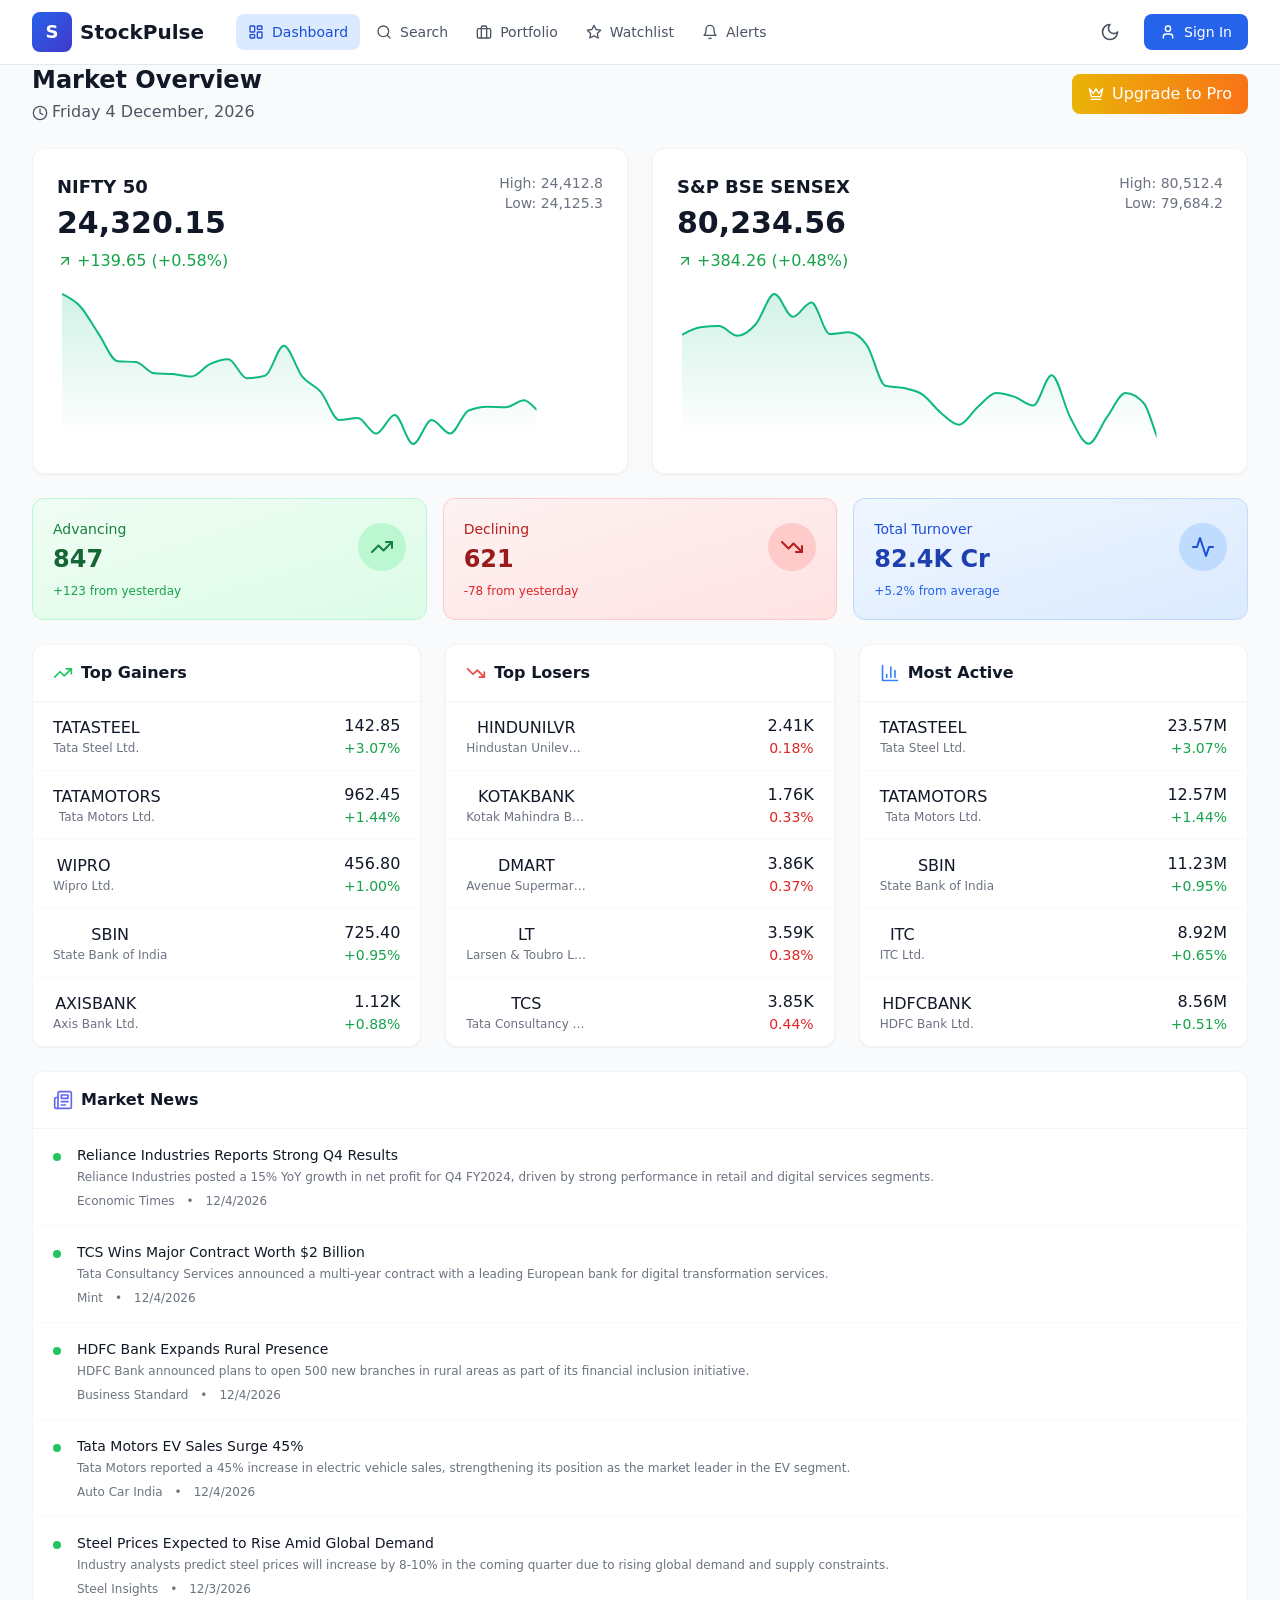
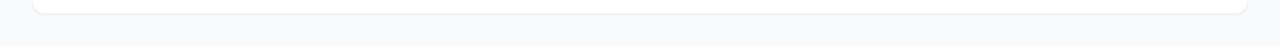
<file: index.html>
<!doctype html>
<html lang="en">
  <head>
    <meta charset="UTF-8" />
    <link rel="icon" type="image/svg+xml" href="/vite.svg" />
    <meta name="viewport" content="width=device-width, initial-scale=1.0" />
    <title>AI-Powered Market Intelligence</title>
    <meta property="og:image" content="https://bolt.new/static/og_default.png" />
    <meta name="twitter:card" content="summary_large_image" />
    <meta name="twitter:image" content="https://bolt.new/static/og_default.png" />
    <script type="module" crossorigin src="./assets/index-CZRjpA1_.js"></script>
    <link rel="stylesheet" crossorigin href="./assets/index-DbKYO81t.css">
  </head>
  <body>
    <div id="root"></div>
  </body>
</html>
</file>
<file: assets/index-DbKYO81t.css>
*,:before,:after{--tw-border-spacing-x: 0;--tw-border-spacing-y: 0;--tw-translate-x: 0;--tw-translate-y: 0;--tw-rotate: 0;--tw-skew-x: 0;--tw-skew-y: 0;--tw-scale-x: 1;--tw-scale-y: 1;--tw-pan-x: ;--tw-pan-y: ;--tw-pinch-zoom: ;--tw-scroll-snap-strictness: proximity;--tw-gradient-from-position: ;--tw-gradient-via-position: ;--tw-gradient-to-position: ;--tw-ordinal: ;--tw-slashed-zero: ;--tw-numeric-figure: ;--tw-numeric-spacing: ;--tw-numeric-fraction: ;--tw-ring-inset: ;--tw-ring-offset-width: 0px;--tw-ring-offset-color: #fff;--tw-ring-color: rgb(59 130 246 / .5);--tw-ring-offset-shadow: 0 0 #0000;--tw-ring-shadow: 0 0 #0000;--tw-shadow: 0 0 #0000;--tw-shadow-colored: 0 0 #0000;--tw-blur: ;--tw-brightness: ;--tw-contrast: ;--tw-grayscale: ;--tw-hue-rotate: ;--tw-invert: ;--tw-saturate: ;--tw-sepia: ;--tw-drop-shadow: ;--tw-backdrop-blur: ;--tw-backdrop-brightness: ;--tw-backdrop-contrast: ;--tw-backdrop-grayscale: ;--tw-backdrop-hue-rotate: ;--tw-backdrop-invert: ;--tw-backdrop-opacity: ;--tw-backdrop-saturate: ;--tw-backdrop-sepia: ;--tw-contain-size: ;--tw-contain-layout: ;--tw-contain-paint: ;--tw-contain-style: }::backdrop{--tw-border-spacing-x: 0;--tw-border-spacing-y: 0;--tw-translate-x: 0;--tw-translate-y: 0;--tw-rotate: 0;--tw-skew-x: 0;--tw-skew-y: 0;--tw-scale-x: 1;--tw-scale-y: 1;--tw-pan-x: ;--tw-pan-y: ;--tw-pinch-zoom: ;--tw-scroll-snap-strictness: proximity;--tw-gradient-from-position: ;--tw-gradient-via-position: ;--tw-gradient-to-position: ;--tw-ordinal: ;--tw-slashed-zero: ;--tw-numeric-figure: ;--tw-numeric-spacing: ;--tw-numeric-fraction: ;--tw-ring-inset: ;--tw-ring-offset-width: 0px;--tw-ring-offset-color: #fff;--tw-ring-color: rgb(59 130 246 / .5);--tw-ring-offset-shadow: 0 0 #0000;--tw-ring-shadow: 0 0 #0000;--tw-shadow: 0 0 #0000;--tw-shadow-colored: 0 0 #0000;--tw-blur: ;--tw-brightness: ;--tw-contrast: ;--tw-grayscale: ;--tw-hue-rotate: ;--tw-invert: ;--tw-saturate: ;--tw-sepia: ;--tw-drop-shadow: ;--tw-backdrop-blur: ;--tw-backdrop-brightness: ;--tw-backdrop-contrast: ;--tw-backdrop-grayscale: ;--tw-backdrop-hue-rotate: ;--tw-backdrop-invert: ;--tw-backdrop-opacity: ;--tw-backdrop-saturate: ;--tw-backdrop-sepia: ;--tw-contain-size: ;--tw-contain-layout: ;--tw-contain-paint: ;--tw-contain-style: }*,:before,:after{box-sizing:border-box;border-width:0;border-style:solid;border-color:#e5e7eb}:before,:after{--tw-content: ""}html,:host{line-height:1.5;-webkit-text-size-adjust:100%;-moz-tab-size:4;-o-tab-size:4;tab-size:4;font-family:ui-sans-serif,system-ui,sans-serif,"Apple Color Emoji","Segoe UI Emoji",Segoe UI Symbol,"Noto Color Emoji";font-feature-settings:normal;font-variation-settings:normal;-webkit-tap-highlight-color:transparent}body{margin:0;line-height:inherit}hr{height:0;color:inherit;border-top-width:1px}abbr:where([title]){-webkit-text-decoration:underline dotted;text-decoration:underline dotted}h1,h2,h3,h4,h5,h6{font-size:inherit;font-weight:inherit}a{color:inherit;text-decoration:inherit}b,strong{font-weight:bolder}code,kbd,samp,pre{font-family:ui-monospace,SFMono-Regular,Menlo,Monaco,Consolas,Liberation Mono,Courier New,monospace;font-feature-settings:normal;font-variation-settings:normal;font-size:1em}small{font-size:80%}sub,sup{font-size:75%;line-height:0;position:relative;vertical-align:baseline}sub{bottom:-.25em}sup{top:-.5em}table{text-indent:0;border-color:inherit;border-collapse:collapse}button,input,optgroup,select,textarea{font-family:inherit;font-feature-settings:inherit;font-variation-settings:inherit;font-size:100%;font-weight:inherit;line-height:inherit;letter-spacing:inherit;color:inherit;margin:0;padding:0}button,select{text-transform:none}button,input:where([type=button]),input:where([type=reset]),input:where([type=submit]){-webkit-appearance:button;background-color:transparent;background-image:none}:-moz-focusring{outline:auto}:-moz-ui-invalid{box-shadow:none}progress{vertical-align:baseline}::-webkit-inner-spin-button,::-webkit-outer-spin-button{height:auto}[type=search]{-webkit-appearance:textfield;outline-offset:-2px}::-webkit-search-decoration{-webkit-appearance:none}::-webkit-file-upload-button{-webkit-appearance:button;font:inherit}summary{display:list-item}blockquote,dl,dd,h1,h2,h3,h4,h5,h6,hr,figure,p,pre{margin:0}fieldset{margin:0;padding:0}legend{padding:0}ol,ul,menu{list-style:none;margin:0;padding:0}dialog{padding:0}textarea{resize:vertical}input::-moz-placeholder,textarea::-moz-placeholder{opacity:1;color:#9ca3af}input::placeholder,textarea::placeholder{opacity:1;color:#9ca3af}button,[role=button]{cursor:pointer}:disabled{cursor:default}img,svg,video,canvas,audio,iframe,embed,object{display:block;vertical-align:middle}img,video{max-width:100%;height:auto}[hidden]:where(:not([hidden=until-found])){display:none}:root{--color-background: 250 250 250;--color-foreground: 17 24 39}.dark{--color-background: 17 24 39;--color-foreground: 243 244 246}.fixed{position:fixed}.absolute{position:absolute}.relative{position:relative}.inset-0{top:0;right:0;bottom:0;left:0}.-top-3{top:-.75rem}.left-0{left:0}.left-1\/2{left:50%}.left-3{left:.75rem}.right-0{right:0}.right-3{right:.75rem}.top-0{top:0}.top-1\/2{top:50%}.z-40{z-index:40}.z-50{z-index:50}.float-right{float:right}.mx-auto{margin-left:auto;margin-right:auto}.mb-1{margin-bottom:.25rem}.mb-2{margin-bottom:.5rem}.mb-3{margin-bottom:.75rem}.mb-4{margin-bottom:1rem}.mb-6{margin-bottom:1.5rem}.mb-8{margin-bottom:2rem}.ml-2{margin-left:.5rem}.mr-1{margin-right:.25rem}.mt-0\.5{margin-top:.125rem}.mt-1{margin-top:.25rem}.mt-2{margin-top:.5rem}.mt-4{margin-top:1rem}.mt-6{margin-top:1.5rem}.line-clamp-2{overflow:hidden;display:-webkit-box;-webkit-box-orient:vertical;-webkit-line-clamp:2}.block{display:block}.inline{display:inline}.flex{display:flex}.inline-flex{display:inline-flex}.table{display:table}.grid{display:grid}.hidden{display:none}.h-10{height:2.5rem}.h-12{height:3rem}.h-16{height:4rem}.h-2{height:.5rem}.h-3{height:.75rem}.h-32{height:8rem}.h-4{height:1rem}.h-40{height:10rem}.h-5{height:1.25rem}.h-6{height:1.5rem}.h-64{height:16rem}.h-8{height:2rem}.h-full{height:100%}.max-h-40{max-height:10rem}.max-h-80{max-height:20rem}.min-h-\[50vh\]{min-height:50vh}.min-h-screen{min-height:100vh}.w-10{width:2.5rem}.w-12{width:3rem}.w-16{width:4rem}.w-2{width:.5rem}.w-24{width:6rem}.w-3{width:.75rem}.w-32{width:8rem}.w-4{width:1rem}.w-5{width:1.25rem}.w-56{width:14rem}.w-6{width:1.5rem}.w-8{width:2rem}.w-fit{width:-moz-fit-content;width:fit-content}.w-full{width:100%}.min-w-0{min-width:0px}.max-w-2xl{max-width:42rem}.max-w-3xl{max-width:48rem}.max-w-6xl{max-width:72rem}.max-w-7xl{max-width:80rem}.max-w-\[120px\]{max-width:120px}.max-w-\[180px\]{max-width:180px}.max-w-\[200px\]{max-width:200px}.max-w-md{max-width:28rem}.flex-1{flex:1 1 0%}.flex-shrink-0{flex-shrink:0}.-translate-x-1\/2{--tw-translate-x: -50%;transform:translate(var(--tw-translate-x),var(--tw-translate-y)) rotate(var(--tw-rotate)) skew(var(--tw-skew-x)) skewY(var(--tw-skew-y)) scaleX(var(--tw-scale-x)) scaleY(var(--tw-scale-y))}.-translate-y-1\/2{--tw-translate-y: -50%;transform:translate(var(--tw-translate-x),var(--tw-translate-y)) rotate(var(--tw-rotate)) skew(var(--tw-skew-x)) skewY(var(--tw-skew-y)) scaleX(var(--tw-scale-x)) scaleY(var(--tw-scale-y))}.-rotate-90{--tw-rotate: -90deg;transform:translate(var(--tw-translate-x),var(--tw-translate-y)) rotate(var(--tw-rotate)) skew(var(--tw-skew-x)) skewY(var(--tw-skew-y)) scaleX(var(--tw-scale-x)) scaleY(var(--tw-scale-y))}.scale-105{--tw-scale-x: 1.05;--tw-scale-y: 1.05;transform:translate(var(--tw-translate-x),var(--tw-translate-y)) rotate(var(--tw-rotate)) skew(var(--tw-skew-x)) skewY(var(--tw-skew-y)) scaleX(var(--tw-scale-x)) scaleY(var(--tw-scale-y))}.transform{transform:translate(var(--tw-translate-x),var(--tw-translate-y)) rotate(var(--tw-rotate)) skew(var(--tw-skew-x)) skewY(var(--tw-skew-y)) scaleX(var(--tw-scale-x)) scaleY(var(--tw-scale-y))}@keyframes spin{to{transform:rotate(360deg)}}.animate-spin{animation:spin 1s linear infinite}.cursor-pointer{cursor:pointer}.grid-cols-1{grid-template-columns:repeat(1,minmax(0,1fr))}.grid-cols-2{grid-template-columns:repeat(2,minmax(0,1fr))}.flex-col{flex-direction:column}.items-start{align-items:flex-start}.items-center{align-items:center}.items-baseline{align-items:baseline}.justify-end{justify-content:flex-end}.justify-center{justify-content:center}.justify-between{justify-content:space-between}.justify-around{justify-content:space-around}.gap-2{gap:.5rem}.gap-4{gap:1rem}.gap-6{gap:1.5rem}.space-x-1>:not([hidden])~:not([hidden]){--tw-space-x-reverse: 0;margin-right:calc(.25rem * var(--tw-space-x-reverse));margin-left:calc(.25rem * calc(1 - var(--tw-space-x-reverse)))}.space-x-2>:not([hidden])~:not([hidden]){--tw-space-x-reverse: 0;margin-right:calc(.5rem * var(--tw-space-x-reverse));margin-left:calc(.5rem * calc(1 - var(--tw-space-x-reverse)))}.space-x-3>:not([hidden])~:not([hidden]){--tw-space-x-reverse: 0;margin-right:calc(.75rem * var(--tw-space-x-reverse));margin-left:calc(.75rem * calc(1 - var(--tw-space-x-reverse)))}.space-x-4>:not([hidden])~:not([hidden]){--tw-space-x-reverse: 0;margin-right:calc(1rem * var(--tw-space-x-reverse));margin-left:calc(1rem * calc(1 - var(--tw-space-x-reverse)))}.space-x-8>:not([hidden])~:not([hidden]){--tw-space-x-reverse: 0;margin-right:calc(2rem * var(--tw-space-x-reverse));margin-left:calc(2rem * calc(1 - var(--tw-space-x-reverse)))}.space-y-12>:not([hidden])~:not([hidden]){--tw-space-y-reverse: 0;margin-top:calc(3rem * calc(1 - var(--tw-space-y-reverse)));margin-bottom:calc(3rem * var(--tw-space-y-reverse))}.space-y-2>:not([hidden])~:not([hidden]){--tw-space-y-reverse: 0;margin-top:calc(.5rem * calc(1 - var(--tw-space-y-reverse)));margin-bottom:calc(.5rem * var(--tw-space-y-reverse))}.space-y-3>:not([hidden])~:not([hidden]){--tw-space-y-reverse: 0;margin-top:calc(.75rem * calc(1 - var(--tw-space-y-reverse)));margin-bottom:calc(.75rem * var(--tw-space-y-reverse))}.space-y-4>:not([hidden])~:not([hidden]){--tw-space-y-reverse: 0;margin-top:calc(1rem * calc(1 - var(--tw-space-y-reverse)));margin-bottom:calc(1rem * var(--tw-space-y-reverse))}.space-y-6>:not([hidden])~:not([hidden]){--tw-space-y-reverse: 0;margin-top:calc(1.5rem * calc(1 - var(--tw-space-y-reverse)));margin-bottom:calc(1.5rem * var(--tw-space-y-reverse))}.divide-y>:not([hidden])~:not([hidden]){--tw-divide-y-reverse: 0;border-top-width:calc(1px * calc(1 - var(--tw-divide-y-reverse)));border-bottom-width:calc(1px * var(--tw-divide-y-reverse))}.divide-gray-100>:not([hidden])~:not([hidden]){--tw-divide-opacity: 1;border-color:rgb(243 244 246 / var(--tw-divide-opacity, 1))}.divide-gray-50>:not([hidden])~:not([hidden]){--tw-divide-opacity: 1;border-color:rgb(249 250 251 / var(--tw-divide-opacity, 1))}.overflow-hidden{overflow:hidden}.overflow-x-auto{overflow-x:auto}.overflow-y-auto{overflow-y:auto}.truncate{overflow:hidden;text-overflow:ellipsis;white-space:nowrap}.whitespace-nowrap{white-space:nowrap}.rounded{border-radius:.25rem}.rounded-2xl{border-radius:1rem}.rounded-full{border-radius:9999px}.rounded-lg{border-radius:.5rem}.rounded-md{border-radius:.375rem}.rounded-xl{border-radius:.75rem}.border{border-width:1px}.border-b{border-bottom-width:1px}.border-b-2{border-bottom-width:2px}.border-t{border-top-width:1px}.border-blue-200{--tw-border-opacity: 1;border-color:rgb(191 219 254 / var(--tw-border-opacity, 1))}.border-blue-300{--tw-border-opacity: 1;border-color:rgb(147 197 253 / var(--tw-border-opacity, 1))}.border-blue-500{--tw-border-opacity: 1;border-color:rgb(59 130 246 / var(--tw-border-opacity, 1))}.border-blue-600{--tw-border-opacity: 1;border-color:rgb(37 99 235 / var(--tw-border-opacity, 1))}.border-gray-100{--tw-border-opacity: 1;border-color:rgb(243 244 246 / var(--tw-border-opacity, 1))}.border-gray-200{--tw-border-opacity: 1;border-color:rgb(229 231 235 / var(--tw-border-opacity, 1))}.border-gray-300{--tw-border-opacity: 1;border-color:rgb(209 213 219 / var(--tw-border-opacity, 1))}.border-green-200{--tw-border-opacity: 1;border-color:rgb(187 247 208 / var(--tw-border-opacity, 1))}.border-red-200{--tw-border-opacity: 1;border-color:rgb(254 202 202 / var(--tw-border-opacity, 1))}.bg-black\/50{background-color:#00000080}.bg-blue-100{--tw-bg-opacity: 1;background-color:rgb(219 234 254 / var(--tw-bg-opacity, 1))}.bg-blue-200{--tw-bg-opacity: 1;background-color:rgb(191 219 254 / var(--tw-bg-opacity, 1))}.bg-blue-50{--tw-bg-opacity: 1;background-color:rgb(239 246 255 / var(--tw-bg-opacity, 1))}.bg-blue-500{--tw-bg-opacity: 1;background-color:rgb(59 130 246 / var(--tw-bg-opacity, 1))}.bg-blue-600{--tw-bg-opacity: 1;background-color:rgb(37 99 235 / var(--tw-bg-opacity, 1))}.bg-gray-100{--tw-bg-opacity: 1;background-color:rgb(243 244 246 / var(--tw-bg-opacity, 1))}.bg-gray-200{--tw-bg-opacity: 1;background-color:rgb(229 231 235 / var(--tw-bg-opacity, 1))}.bg-gray-400{--tw-bg-opacity: 1;background-color:rgb(156 163 175 / var(--tw-bg-opacity, 1))}.bg-gray-50{--tw-bg-opacity: 1;background-color:rgb(249 250 251 / var(--tw-bg-opacity, 1))}.bg-gray-900{--tw-bg-opacity: 1;background-color:rgb(17 24 39 / var(--tw-bg-opacity, 1))}.bg-green-100{--tw-bg-opacity: 1;background-color:rgb(220 252 231 / var(--tw-bg-opacity, 1))}.bg-green-200{--tw-bg-opacity: 1;background-color:rgb(187 247 208 / var(--tw-bg-opacity, 1))}.bg-green-400\/30{background-color:#4ade804d}.bg-green-500{--tw-bg-opacity: 1;background-color:rgb(34 197 94 / var(--tw-bg-opacity, 1))}.bg-red-100{--tw-bg-opacity: 1;background-color:rgb(254 226 226 / var(--tw-bg-opacity, 1))}.bg-red-200{--tw-bg-opacity: 1;background-color:rgb(254 202 202 / var(--tw-bg-opacity, 1))}.bg-red-400\/30{background-color:#f871714d}.bg-red-50{--tw-bg-opacity: 1;background-color:rgb(254 242 242 / var(--tw-bg-opacity, 1))}.bg-red-500{--tw-bg-opacity: 1;background-color:rgb(239 68 68 / var(--tw-bg-opacity, 1))}.bg-white{--tw-bg-opacity: 1;background-color:rgb(255 255 255 / var(--tw-bg-opacity, 1))}.bg-white\/20{background-color:#fff3}.bg-yellow-100{--tw-bg-opacity: 1;background-color:rgb(254 249 195 / var(--tw-bg-opacity, 1))}.bg-yellow-500{--tw-bg-opacity: 1;background-color:rgb(234 179 8 / var(--tw-bg-opacity, 1))}.bg-gradient-to-br{background-image:linear-gradient(to bottom right,var(--tw-gradient-stops))}.bg-gradient-to-r{background-image:linear-gradient(to right,var(--tw-gradient-stops))}.from-blue-50{--tw-gradient-from: #eff6ff var(--tw-gradient-from-position);--tw-gradient-to: rgb(239 246 255 / 0) var(--tw-gradient-to-position);--tw-gradient-stops: var(--tw-gradient-from), var(--tw-gradient-to)}.from-blue-500{--tw-gradient-from: #3b82f6 var(--tw-gradient-from-position);--tw-gradient-to: rgb(59 130 246 / 0) var(--tw-gradient-to-position);--tw-gradient-stops: var(--tw-gradient-from), var(--tw-gradient-to)}.from-blue-600{--tw-gradient-from: #2563eb var(--tw-gradient-from-position);--tw-gradient-to: rgb(37 99 235 / 0) var(--tw-gradient-to-position);--tw-gradient-stops: var(--tw-gradient-from), var(--tw-gradient-to)}.from-gray-50{--tw-gradient-from: #f9fafb var(--tw-gradient-from-position);--tw-gradient-to: rgb(249 250 251 / 0) var(--tw-gradient-to-position);--tw-gradient-stops: var(--tw-gradient-from), var(--tw-gradient-to)}.from-green-50{--tw-gradient-from: #f0fdf4 var(--tw-gradient-from-position);--tw-gradient-to: rgb(240 253 244 / 0) var(--tw-gradient-to-position);--tw-gradient-stops: var(--tw-gradient-from), var(--tw-gradient-to)}.from-indigo-500{--tw-gradient-from: #6366f1 var(--tw-gradient-from-position);--tw-gradient-to: rgb(99 102 241 / 0) var(--tw-gradient-to-position);--tw-gradient-stops: var(--tw-gradient-from), var(--tw-gradient-to)}.from-red-50{--tw-gradient-from: #fef2f2 var(--tw-gradient-from-position);--tw-gradient-to: rgb(254 242 242 / 0) var(--tw-gradient-to-position);--tw-gradient-stops: var(--tw-gradient-from), var(--tw-gradient-to)}.from-yellow-500{--tw-gradient-from: #eab308 var(--tw-gradient-from-position);--tw-gradient-to: rgb(234 179 8 / 0) var(--tw-gradient-to-position);--tw-gradient-stops: var(--tw-gradient-from), var(--tw-gradient-to)}.to-blue-100{--tw-gradient-to: #dbeafe var(--tw-gradient-to-position)}.to-gray-100{--tw-gradient-to: #f3f4f6 var(--tw-gradient-to-position)}.to-green-100{--tw-gradient-to: #dcfce7 var(--tw-gradient-to-position)}.to-indigo-600{--tw-gradient-to: #4f46e5 var(--tw-gradient-to-position)}.to-indigo-700{--tw-gradient-to: #4338ca var(--tw-gradient-to-position)}.to-orange-500{--tw-gradient-to: #f97316 var(--tw-gradient-to-position)}.to-purple-600{--tw-gradient-to: #9333ea var(--tw-gradient-to-position)}.to-red-100{--tw-gradient-to: #fee2e2 var(--tw-gradient-to-position)}.fill-current{fill:currentColor}.p-1{padding:.25rem}.p-1\.5{padding:.375rem}.p-2{padding:.5rem}.p-3{padding:.75rem}.p-4{padding:1rem}.p-5{padding:1.25rem}.p-6{padding:1.5rem}.p-8{padding:2rem}.px-2{padding-left:.5rem;padding-right:.5rem}.px-2\.5{padding-left:.625rem;padding-right:.625rem}.px-3{padding-left:.75rem;padding-right:.75rem}.px-4{padding-left:1rem;padding-right:1rem}.px-5{padding-left:1.25rem;padding-right:1.25rem}.px-6{padding-left:1.5rem;padding-right:1.5rem}.py-0\.5{padding-top:.125rem;padding-bottom:.125rem}.py-1{padding-top:.25rem;padding-bottom:.25rem}.py-1\.5{padding-top:.375rem;padding-bottom:.375rem}.py-12{padding-top:3rem;padding-bottom:3rem}.py-2{padding-top:.5rem;padding-bottom:.5rem}.py-2\.5{padding-top:.625rem;padding-bottom:.625rem}.py-3{padding-top:.75rem;padding-bottom:.75rem}.py-4{padding-top:1rem;padding-bottom:1rem}.py-8{padding-top:2rem;padding-bottom:2rem}.pb-12{padding-bottom:3rem}.pb-8{padding-bottom:2rem}.pl-10{padding-left:2.5rem}.pl-8{padding-left:2rem}.pr-12{padding-right:3rem}.pr-4{padding-right:1rem}.pt-4{padding-top:1rem}.pt-6{padding-top:1.5rem}.pt-\[104px\]{padding-top:104px}.text-left{text-align:left}.text-center{text-align:center}.text-right{text-align:right}.text-2xl{font-size:1.5rem;line-height:2rem}.text-3xl{font-size:1.875rem;line-height:2.25rem}.text-4xl{font-size:2.25rem;line-height:2.5rem}.text-lg{font-size:1.125rem;line-height:1.75rem}.text-sm{font-size:.875rem;line-height:1.25rem}.text-xl{font-size:1.25rem;line-height:1.75rem}.text-xs{font-size:.75rem;line-height:1rem}.font-bold{font-weight:700}.font-medium{font-weight:500}.font-semibold{font-weight:600}.uppercase{text-transform:uppercase}.tracking-wider{letter-spacing:.05em}.text-blue-200{--tw-text-opacity: 1;color:rgb(191 219 254 / var(--tw-text-opacity, 1))}.text-blue-200\/70{color:#bfdbfeb3}.text-blue-300\/50{color:#93c5fd80}.text-blue-500{--tw-text-opacity: 1;color:rgb(59 130 246 / var(--tw-text-opacity, 1))}.text-blue-600{--tw-text-opacity: 1;color:rgb(37 99 235 / var(--tw-text-opacity, 1))}.text-blue-700{--tw-text-opacity: 1;color:rgb(29 78 216 / var(--tw-text-opacity, 1))}.text-blue-800{--tw-text-opacity: 1;color:rgb(30 64 175 / var(--tw-text-opacity, 1))}.text-gray-200{--tw-text-opacity: 1;color:rgb(229 231 235 / var(--tw-text-opacity, 1))}.text-gray-300{--tw-text-opacity: 1;color:rgb(209 213 219 / var(--tw-text-opacity, 1))}.text-gray-400{--tw-text-opacity: 1;color:rgb(156 163 175 / var(--tw-text-opacity, 1))}.text-gray-500{--tw-text-opacity: 1;color:rgb(107 114 128 / var(--tw-text-opacity, 1))}.text-gray-600{--tw-text-opacity: 1;color:rgb(75 85 99 / var(--tw-text-opacity, 1))}.text-gray-700{--tw-text-opacity: 1;color:rgb(55 65 81 / var(--tw-text-opacity, 1))}.text-gray-800{--tw-text-opacity: 1;color:rgb(31 41 55 / var(--tw-text-opacity, 1))}.text-gray-900{--tw-text-opacity: 1;color:rgb(17 24 39 / var(--tw-text-opacity, 1))}.text-green-300{--tw-text-opacity: 1;color:rgb(134 239 172 / var(--tw-text-opacity, 1))}.text-green-500{--tw-text-opacity: 1;color:rgb(34 197 94 / var(--tw-text-opacity, 1))}.text-green-600{--tw-text-opacity: 1;color:rgb(22 163 74 / var(--tw-text-opacity, 1))}.text-green-700{--tw-text-opacity: 1;color:rgb(21 128 61 / var(--tw-text-opacity, 1))}.text-green-800{--tw-text-opacity: 1;color:rgb(22 101 52 / var(--tw-text-opacity, 1))}.text-indigo-200{--tw-text-opacity: 1;color:rgb(199 210 254 / var(--tw-text-opacity, 1))}.text-indigo-500{--tw-text-opacity: 1;color:rgb(99 102 241 / var(--tw-text-opacity, 1))}.text-orange-500{--tw-text-opacity: 1;color:rgb(249 115 22 / var(--tw-text-opacity, 1))}.text-orange-600{--tw-text-opacity: 1;color:rgb(234 88 12 / var(--tw-text-opacity, 1))}.text-red-300{--tw-text-opacity: 1;color:rgb(252 165 165 / var(--tw-text-opacity, 1))}.text-red-500{--tw-text-opacity: 1;color:rgb(239 68 68 / var(--tw-text-opacity, 1))}.text-red-600{--tw-text-opacity: 1;color:rgb(220 38 38 / var(--tw-text-opacity, 1))}.text-red-700{--tw-text-opacity: 1;color:rgb(185 28 28 / var(--tw-text-opacity, 1))}.text-red-800{--tw-text-opacity: 1;color:rgb(153 27 27 / var(--tw-text-opacity, 1))}.text-white{--tw-text-opacity: 1;color:rgb(255 255 255 / var(--tw-text-opacity, 1))}.text-yellow-500{--tw-text-opacity: 1;color:rgb(234 179 8 / var(--tw-text-opacity, 1))}.text-yellow-600{--tw-text-opacity: 1;color:rgb(202 138 4 / var(--tw-text-opacity, 1))}.text-yellow-800{--tw-text-opacity: 1;color:rgb(133 77 14 / var(--tw-text-opacity, 1))}.text-yellow-900{--tw-text-opacity: 1;color:rgb(113 63 18 / var(--tw-text-opacity, 1))}.shadow-lg{--tw-shadow: 0 10px 15px -3px rgb(0 0 0 / .1), 0 4px 6px -4px rgb(0 0 0 / .1);--tw-shadow-colored: 0 10px 15px -3px var(--tw-shadow-color), 0 4px 6px -4px var(--tw-shadow-color);box-shadow:var(--tw-ring-offset-shadow, 0 0 #0000),var(--tw-ring-shadow, 0 0 #0000),var(--tw-shadow)}.shadow-sm{--tw-shadow: 0 1px 2px 0 rgb(0 0 0 / .05);--tw-shadow-colored: 0 1px 2px 0 var(--tw-shadow-color);box-shadow:var(--tw-ring-offset-shadow, 0 0 #0000),var(--tw-ring-shadow, 0 0 #0000),var(--tw-shadow)}.shadow-xl{--tw-shadow: 0 20px 25px -5px rgb(0 0 0 / .1), 0 8px 10px -6px rgb(0 0 0 / .1);--tw-shadow-colored: 0 20px 25px -5px var(--tw-shadow-color), 0 8px 10px -6px var(--tw-shadow-color);box-shadow:var(--tw-ring-offset-shadow, 0 0 #0000),var(--tw-ring-shadow, 0 0 #0000),var(--tw-shadow)}.ring-2{--tw-ring-offset-shadow: var(--tw-ring-inset) 0 0 0 var(--tw-ring-offset-width) var(--tw-ring-offset-color);--tw-ring-shadow: var(--tw-ring-inset) 0 0 0 calc(2px + var(--tw-ring-offset-width)) var(--tw-ring-color);box-shadow:var(--tw-ring-offset-shadow),var(--tw-ring-shadow),var(--tw-shadow, 0 0 #0000)}.ring-blue-500{--tw-ring-opacity: 1;--tw-ring-color: rgb(59 130 246 / var(--tw-ring-opacity, 1))}.filter{filter:var(--tw-blur) var(--tw-brightness) var(--tw-contrast) var(--tw-grayscale) var(--tw-hue-rotate) var(--tw-invert) var(--tw-saturate) var(--tw-sepia) var(--tw-drop-shadow)}.transition-all{transition-property:all;transition-timing-function:cubic-bezier(.4,0,.2,1);transition-duration:.15s}.transition-colors{transition-property:color,background-color,border-color,text-decoration-color,fill,stroke;transition-timing-function:cubic-bezier(.4,0,.2,1);transition-duration:.15s}.transition-shadow{transition-property:box-shadow;transition-timing-function:cubic-bezier(.4,0,.2,1);transition-duration:.15s}.line-clamp-2{display:-webkit-box;-webkit-line-clamp:2;-webkit-box-orient:vertical;overflow:hidden}body{-webkit-font-smoothing:antialiased;-moz-osx-font-smoothing:grayscale}.hover\:bg-blue-100:hover{--tw-bg-opacity: 1;background-color:rgb(219 234 254 / var(--tw-bg-opacity, 1))}.hover\:bg-blue-700:hover{--tw-bg-opacity: 1;background-color:rgb(29 78 216 / var(--tw-bg-opacity, 1))}.hover\:bg-gray-100:hover{--tw-bg-opacity: 1;background-color:rgb(243 244 246 / var(--tw-bg-opacity, 1))}.hover\:bg-gray-200:hover{--tw-bg-opacity: 1;background-color:rgb(229 231 235 / var(--tw-bg-opacity, 1))}.hover\:bg-gray-50:hover{--tw-bg-opacity: 1;background-color:rgb(249 250 251 / var(--tw-bg-opacity, 1))}.hover\:bg-gray-800:hover{--tw-bg-opacity: 1;background-color:rgb(31 41 55 / var(--tw-bg-opacity, 1))}.hover\:bg-green-200:hover{--tw-bg-opacity: 1;background-color:rgb(187 247 208 / var(--tw-bg-opacity, 1))}.hover\:bg-red-50:hover{--tw-bg-opacity: 1;background-color:rgb(254 242 242 / var(--tw-bg-opacity, 1))}.hover\:bg-white\/30:hover{background-color:#ffffff4d}.hover\:bg-yellow-100:hover{--tw-bg-opacity: 1;background-color:rgb(254 249 195 / var(--tw-bg-opacity, 1))}.hover\:from-blue-700:hover{--tw-gradient-from: #1d4ed8 var(--tw-gradient-from-position);--tw-gradient-to: rgb(29 78 216 / 0) var(--tw-gradient-to-position);--tw-gradient-stops: var(--tw-gradient-from), var(--tw-gradient-to)}.hover\:from-yellow-600:hover{--tw-gradient-from: #ca8a04 var(--tw-gradient-from-position);--tw-gradient-to: rgb(202 138 4 / 0) var(--tw-gradient-to-position);--tw-gradient-stops: var(--tw-gradient-from), var(--tw-gradient-to)}.hover\:to-indigo-800:hover{--tw-gradient-to: #3730a3 var(--tw-gradient-to-position)}.hover\:to-orange-600:hover{--tw-gradient-to: #ea580c var(--tw-gradient-to-position)}.hover\:text-blue-600:hover{--tw-text-opacity: 1;color:rgb(37 99 235 / var(--tw-text-opacity, 1))}.hover\:text-gray-600:hover{--tw-text-opacity: 1;color:rgb(75 85 99 / var(--tw-text-opacity, 1))}.hover\:text-gray-900:hover{--tw-text-opacity: 1;color:rgb(17 24 39 / var(--tw-text-opacity, 1))}.hover\:text-red-500:hover{--tw-text-opacity: 1;color:rgb(239 68 68 / var(--tw-text-opacity, 1))}.hover\:text-yellow-600:hover{--tw-text-opacity: 1;color:rgb(202 138 4 / var(--tw-text-opacity, 1))}.hover\:shadow-lg:hover{--tw-shadow: 0 10px 15px -3px rgb(0 0 0 / .1), 0 4px 6px -4px rgb(0 0 0 / .1);--tw-shadow-colored: 0 10px 15px -3px var(--tw-shadow-color), 0 4px 6px -4px var(--tw-shadow-color);box-shadow:var(--tw-ring-offset-shadow, 0 0 #0000),var(--tw-ring-shadow, 0 0 #0000),var(--tw-shadow)}.focus\:border-transparent:focus{border-color:transparent}.focus\:ring-2:focus{--tw-ring-offset-shadow: var(--tw-ring-inset) 0 0 0 var(--tw-ring-offset-width) var(--tw-ring-offset-color);--tw-ring-shadow: var(--tw-ring-inset) 0 0 0 calc(2px + var(--tw-ring-offset-width)) var(--tw-ring-color);box-shadow:var(--tw-ring-offset-shadow),var(--tw-ring-shadow),var(--tw-shadow, 0 0 #0000)}.focus\:ring-blue-500:focus{--tw-ring-opacity: 1;--tw-ring-color: rgb(59 130 246 / var(--tw-ring-opacity, 1))}.disabled\:cursor-not-allowed:disabled{cursor:not-allowed}.disabled\:opacity-50:disabled{opacity:.5}.group:hover .group-hover\:text-blue-600{--tw-text-opacity: 1;color:rgb(37 99 235 / var(--tw-text-opacity, 1))}.dark\:divide-gray-700:is(.dark *)>:not([hidden])~:not([hidden]){--tw-divide-opacity: 1;border-color:rgb(55 65 81 / var(--tw-divide-opacity, 1))}.dark\:border-blue-700:is(.dark *){--tw-border-opacity: 1;border-color:rgb(29 78 216 / var(--tw-border-opacity, 1))}.dark\:border-blue-800:is(.dark *){--tw-border-opacity: 1;border-color:rgb(30 64 175 / var(--tw-border-opacity, 1))}.dark\:border-gray-600:is(.dark *){--tw-border-opacity: 1;border-color:rgb(75 85 99 / var(--tw-border-opacity, 1))}.dark\:border-gray-700:is(.dark *){--tw-border-opacity: 1;border-color:rgb(55 65 81 / var(--tw-border-opacity, 1))}.dark\:border-green-800:is(.dark *){--tw-border-opacity: 1;border-color:rgb(22 101 52 / var(--tw-border-opacity, 1))}.dark\:border-red-800:is(.dark *){--tw-border-opacity: 1;border-color:rgb(153 27 27 / var(--tw-border-opacity, 1))}.dark\:bg-blue-800:is(.dark *){--tw-bg-opacity: 1;background-color:rgb(30 64 175 / var(--tw-bg-opacity, 1))}.dark\:bg-blue-900\/20:is(.dark *){background-color:#1e3a8a33}.dark\:bg-blue-900\/30:is(.dark *){background-color:#1e3a8a4d}.dark\:bg-gray-600:is(.dark *){--tw-bg-opacity: 1;background-color:rgb(75 85 99 / var(--tw-bg-opacity, 1))}.dark\:bg-gray-700:is(.dark *){--tw-bg-opacity: 1;background-color:rgb(55 65 81 / var(--tw-bg-opacity, 1))}.dark\:bg-gray-800:is(.dark *){--tw-bg-opacity: 1;background-color:rgb(31 41 55 / var(--tw-bg-opacity, 1))}.dark\:bg-gray-900:is(.dark *){--tw-bg-opacity: 1;background-color:rgb(17 24 39 / var(--tw-bg-opacity, 1))}.dark\:bg-green-800:is(.dark *){--tw-bg-opacity: 1;background-color:rgb(22 101 52 / var(--tw-bg-opacity, 1))}.dark\:bg-green-900\/30:is(.dark *){background-color:#14532d4d}.dark\:bg-red-800:is(.dark *){--tw-bg-opacity: 1;background-color:rgb(153 27 27 / var(--tw-bg-opacity, 1))}.dark\:bg-red-900\/20:is(.dark *){background-color:#7f1d1d33}.dark\:bg-red-900\/30:is(.dark *){background-color:#7f1d1d4d}.dark\:bg-white:is(.dark *){--tw-bg-opacity: 1;background-color:rgb(255 255 255 / var(--tw-bg-opacity, 1))}.dark\:bg-yellow-900\/30:is(.dark *){background-color:#713f124d}.dark\:from-blue-900\/20:is(.dark *){--tw-gradient-from: rgb(30 58 138 / .2) var(--tw-gradient-from-position);--tw-gradient-to: rgb(30 58 138 / 0) var(--tw-gradient-to-position);--tw-gradient-stops: var(--tw-gradient-from), var(--tw-gradient-to)}.dark\:from-gray-800:is(.dark *){--tw-gradient-from: #1f2937 var(--tw-gradient-from-position);--tw-gradient-to: rgb(31 41 55 / 0) var(--tw-gradient-to-position);--tw-gradient-stops: var(--tw-gradient-from), var(--tw-gradient-to)}.dark\:from-gray-900:is(.dark *){--tw-gradient-from: #111827 var(--tw-gradient-from-position);--tw-gradient-to: rgb(17 24 39 / 0) var(--tw-gradient-to-position);--tw-gradient-stops: var(--tw-gradient-from), var(--tw-gradient-to)}.dark\:from-green-900\/20:is(.dark *){--tw-gradient-from: rgb(20 83 45 / .2) var(--tw-gradient-from-position);--tw-gradient-to: rgb(20 83 45 / 0) var(--tw-gradient-to-position);--tw-gradient-stops: var(--tw-gradient-from), var(--tw-gradient-to)}.dark\:from-indigo-700:is(.dark *){--tw-gradient-from: #4338ca var(--tw-gradient-from-position);--tw-gradient-to: rgb(67 56 202 / 0) var(--tw-gradient-to-position);--tw-gradient-stops: var(--tw-gradient-from), var(--tw-gradient-to)}.dark\:from-red-900\/20:is(.dark *){--tw-gradient-from: rgb(127 29 29 / .2) var(--tw-gradient-from-position);--tw-gradient-to: rgb(127 29 29 / 0) var(--tw-gradient-to-position);--tw-gradient-stops: var(--tw-gradient-from), var(--tw-gradient-to)}.dark\:to-blue-800\/20:is(.dark *){--tw-gradient-to: rgb(30 64 175 / .2) var(--tw-gradient-to-position)}.dark\:to-gray-800:is(.dark *){--tw-gradient-to: #1f2937 var(--tw-gradient-to-position)}.dark\:to-gray-900:is(.dark *){--tw-gradient-to: #111827 var(--tw-gradient-to-position)}.dark\:to-green-800\/20:is(.dark *){--tw-gradient-to: rgb(22 101 52 / .2) var(--tw-gradient-to-position)}.dark\:to-purple-800:is(.dark *){--tw-gradient-to: #6b21a8 var(--tw-gradient-to-position)}.dark\:to-red-800\/20:is(.dark *){--tw-gradient-to: rgb(153 27 27 / .2) var(--tw-gradient-to-position)}.dark\:text-blue-300:is(.dark *){--tw-text-opacity: 1;color:rgb(147 197 253 / var(--tw-text-opacity, 1))}.dark\:text-blue-400:is(.dark *){--tw-text-opacity: 1;color:rgb(96 165 250 / var(--tw-text-opacity, 1))}.dark\:text-blue-500:is(.dark *){--tw-text-opacity: 1;color:rgb(59 130 246 / var(--tw-text-opacity, 1))}.dark\:text-gray-300:is(.dark *){--tw-text-opacity: 1;color:rgb(209 213 219 / var(--tw-text-opacity, 1))}.dark\:text-gray-400:is(.dark *){--tw-text-opacity: 1;color:rgb(156 163 175 / var(--tw-text-opacity, 1))}.dark\:text-gray-500:is(.dark *){--tw-text-opacity: 1;color:rgb(107 114 128 / var(--tw-text-opacity, 1))}.dark\:text-gray-600:is(.dark *){--tw-text-opacity: 1;color:rgb(75 85 99 / var(--tw-text-opacity, 1))}.dark\:text-gray-700:is(.dark *){--tw-text-opacity: 1;color:rgb(55 65 81 / var(--tw-text-opacity, 1))}.dark\:text-gray-900:is(.dark *){--tw-text-opacity: 1;color:rgb(17 24 39 / var(--tw-text-opacity, 1))}.dark\:text-green-300:is(.dark *){--tw-text-opacity: 1;color:rgb(134 239 172 / var(--tw-text-opacity, 1))}.dark\:text-green-400:is(.dark *){--tw-text-opacity: 1;color:rgb(74 222 128 / var(--tw-text-opacity, 1))}.dark\:text-green-500:is(.dark *){--tw-text-opacity: 1;color:rgb(34 197 94 / var(--tw-text-opacity, 1))}.dark\:text-orange-400:is(.dark *){--tw-text-opacity: 1;color:rgb(251 146 60 / var(--tw-text-opacity, 1))}.dark\:text-red-300:is(.dark *){--tw-text-opacity: 1;color:rgb(252 165 165 / var(--tw-text-opacity, 1))}.dark\:text-red-400:is(.dark *){--tw-text-opacity: 1;color:rgb(248 113 113 / var(--tw-text-opacity, 1))}.dark\:text-red-500:is(.dark *){--tw-text-opacity: 1;color:rgb(239 68 68 / var(--tw-text-opacity, 1))}.dark\:text-white:is(.dark *){--tw-text-opacity: 1;color:rgb(255 255 255 / var(--tw-text-opacity, 1))}.dark\:text-yellow-400:is(.dark *){--tw-text-opacity: 1;color:rgb(250 204 21 / var(--tw-text-opacity, 1))}.dark\:hover\:bg-blue-800:hover:is(.dark *){--tw-bg-opacity: 1;background-color:rgb(30 64 175 / var(--tw-bg-opacity, 1))}.dark\:hover\:bg-gray-100:hover:is(.dark *){--tw-bg-opacity: 1;background-color:rgb(243 244 246 / var(--tw-bg-opacity, 1))}.dark\:hover\:bg-gray-600:hover:is(.dark *){--tw-bg-opacity: 1;background-color:rgb(75 85 99 / var(--tw-bg-opacity, 1))}.dark\:hover\:bg-gray-700:hover:is(.dark *){--tw-bg-opacity: 1;background-color:rgb(55 65 81 / var(--tw-bg-opacity, 1))}.dark\:hover\:bg-gray-700\/50:hover:is(.dark *){background-color:#37415180}.dark\:hover\:bg-gray-800:hover:is(.dark *){--tw-bg-opacity: 1;background-color:rgb(31 41 55 / var(--tw-bg-opacity, 1))}.dark\:hover\:bg-green-900\/50:hover:is(.dark *){background-color:#14532d80}.dark\:hover\:bg-red-900\/20:hover:is(.dark *){background-color:#7f1d1d33}.dark\:hover\:bg-yellow-900\/30:hover:is(.dark *){background-color:#713f124d}.dark\:hover\:text-blue-400:hover:is(.dark *){--tw-text-opacity: 1;color:rgb(96 165 250 / var(--tw-text-opacity, 1))}.dark\:hover\:text-red-400:hover:is(.dark *){--tw-text-opacity: 1;color:rgb(248 113 113 / var(--tw-text-opacity, 1))}.dark\:hover\:text-white:hover:is(.dark *){--tw-text-opacity: 1;color:rgb(255 255 255 / var(--tw-text-opacity, 1))}.dark\:hover\:text-yellow-400:hover:is(.dark *){--tw-text-opacity: 1;color:rgb(250 204 21 / var(--tw-text-opacity, 1))}.group:hover .dark\:group-hover\:text-blue-400:is(.dark *){--tw-text-opacity: 1;color:rgb(96 165 250 / var(--tw-text-opacity, 1))}@media (min-width: 640px){.sm\:block{display:block}.sm\:px-6{padding-left:1.5rem;padding-right:1.5rem}}@media (min-width: 768px){.md\:mt-0{margin-top:0}.md\:flex{display:flex}.md\:table-cell{display:table-cell}.md\:hidden{display:none}.md\:grid-cols-2{grid-template-columns:repeat(2,minmax(0,1fr))}.md\:grid-cols-3{grid-template-columns:repeat(3,minmax(0,1fr))}.md\:grid-cols-4{grid-template-columns:repeat(4,minmax(0,1fr))}.md\:flex-row{flex-direction:row}.md\:items-end{align-items:flex-end}.md\:pt-16{padding-top:4rem}}@media (min-width: 1024px){.lg\:col-span-2{grid-column:span 2 / span 2}.lg\:table-cell{display:table-cell}.lg\:grid-cols-2{grid-template-columns:repeat(2,minmax(0,1fr))}.lg\:grid-cols-3{grid-template-columns:repeat(3,minmax(0,1fr))}.lg\:px-8{padding-left:2rem;padding-right:2rem}}@media (min-width: 1280px){.xl\:table-cell{display:table-cell}}
</file>
